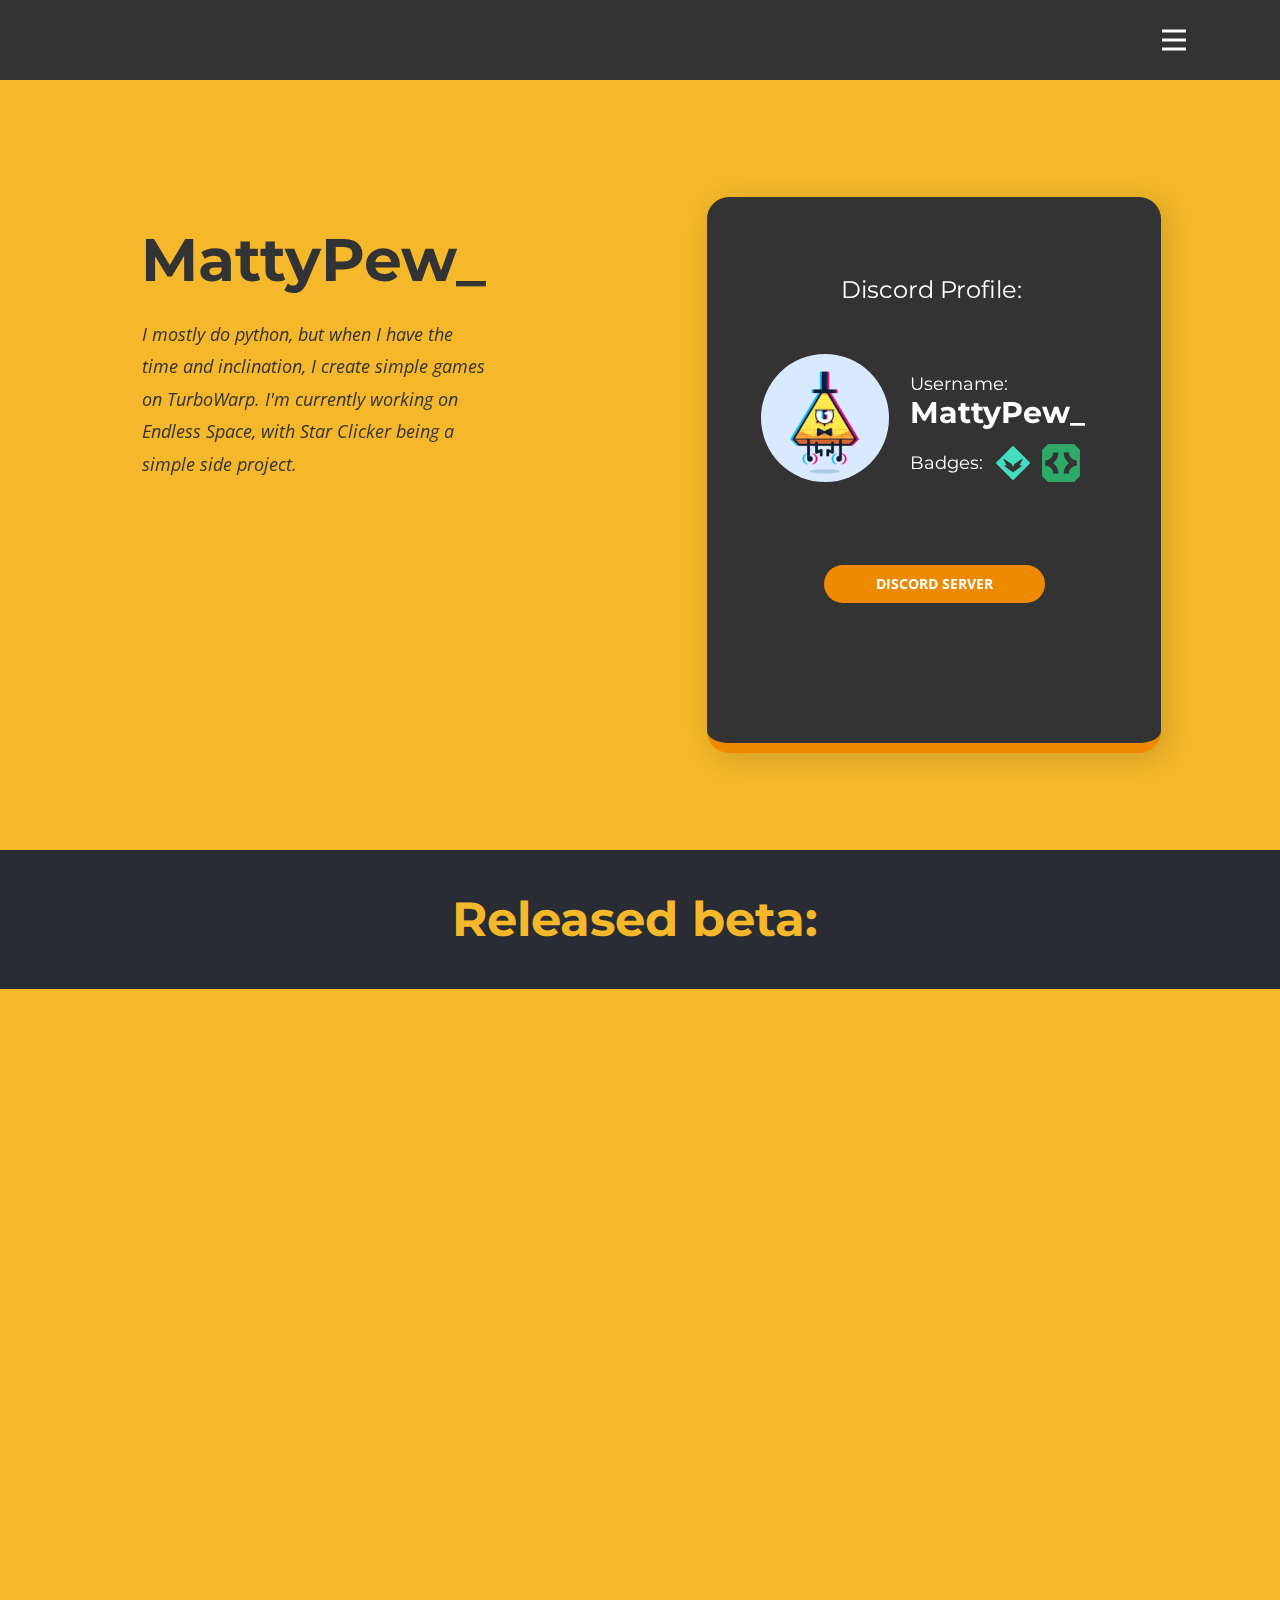
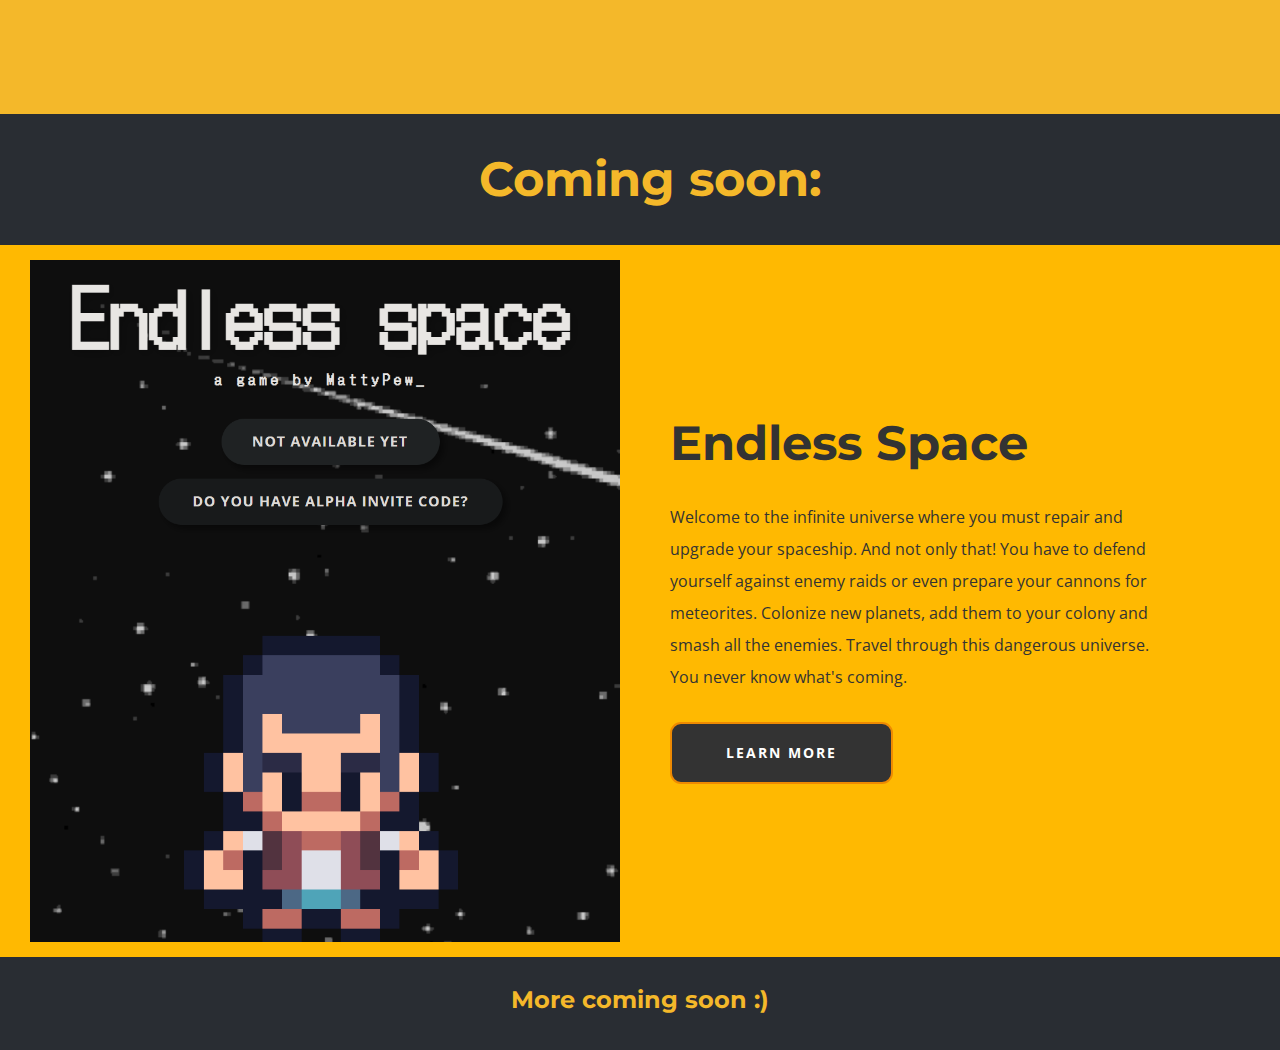
<file: index.html>
<!DOCTYPE html>
<html style="font-size: 16px;" lang="en"><head>
    <meta name="viewport" content="width=device-width, initial-scale=1.0">
    <meta charset="utf-8">
    <meta name="keywords" content="​Vibrant Patterns, ​What I Do., ​Construction and renovation projects, Modern Furniture, Contact Us">
    <meta name="description" content="">
    <title>Home</title>
    <link rel="stylesheet" href="nicepage.css" media="screen">
<link rel="stylesheet" href="Home.css" media="screen">
    <script class="u-script" type="text/javascript" src="jquery.js" defer=""></script>
    <script class="u-script" type="text/javascript" src="nicepage.js" defer=""></script>
    <meta name="generator" content="Nicepage 5.5.0, nicepage.com">
    <link id="u-theme-google-font" rel="stylesheet" href="https://fonts.googleapis.com/css?family=Montserrat:100,100i,200,200i,300,300i,400,400i,500,500i,600,600i,700,700i,800,800i,900,900i|Open+Sans:300,300i,400,400i,500,500i,600,600i,700,700i,800,800i">
    <link id="u-page-google-font" rel="stylesheet" href="https://fonts.googleapis.com/css?family=Montserrat:100,100i,200,200i,300,300i,400,400i,500,500i,600,600i,700,700i,800,800i,900,900i">
    
    
    
    
    
    
    
    <script type="application/ld+json">{
		"@context": "http://schema.org",
		"@type": "Organization",
		"name": ""
}</script>
    <meta name="theme-color" content="#3447d6">
    <meta property="og:title" content="Home">
    <meta property="og:type" content="website">
  <meta data-intl-tel-input-cdn-path="intlTelInput/"></head>
  <body data-home-page="Home.html" data-home-page-title="Home" class="u-body u-xl-mode" data-lang="en"><header class="u-clearfix u-grey-80 u-header u-header" id="sec-c5c9"><div class="u-clearfix u-sheet u-valign-middle u-sheet-1">
        <nav class="u-menu u-menu-hamburger u-offcanvas u-menu-1" data-responsive-from="XL">
          <div class="menu-collapse" style="font-size: 1rem; letter-spacing: 0px; font-weight: 700;">
            <a class="u-button-style u-custom-border u-custom-border-color u-custom-borders u-custom-left-right-menu-spacing u-custom-padding-bottom u-custom-text-color u-custom-top-bottom-menu-spacing u-nav-link u-text-active-palette-1-base u-text-hover-palette-2-base" href="#">
              <svg class="u-svg-link" viewBox="0 0 24 24"><use xmlns:xlink="http://www.w3.org/1999/xlink" xlink:href="#menu-hamburger"></use></svg>
              <svg class="u-svg-content" version="1.1" id="menu-hamburger" viewBox="0 0 16 16" x="0px" y="0px" xmlns:xlink="http://www.w3.org/1999/xlink" xmlns="http://www.w3.org/2000/svg"><g><rect y="1" width="16" height="2"></rect><rect y="7" width="16" height="2"></rect><rect y="13" width="16" height="2"></rect>
</g></svg>
            </a>
          </div>
          <div class="u-nav-container">
            <ul class="u-nav u-spacing-20 u-unstyled u-nav-1"><li class="u-nav-item"><a class="u-button-style u-nav-link u-text-active-palette-1-base u-text-grey-90 u-text-hover-palette-2-base" href="Home.html" style="padding: 10px;">Home</a>
</li></ul>
          </div>
          <div class="u-nav-container-collapse">
            <div class="u-black u-container-style u-inner-container-layout u-opacity u-opacity-95 u-sidenav">
              <div class="u-inner-container-layout u-sidenav-overflow">
                <div class="u-menu-close"></div>
                <ul class="u-align-center u-nav u-popupmenu-items u-unstyled u-nav-2"><li class="u-nav-item"><a class="u-button-style u-nav-link" href="Home.html">Home</a>
</li></ul>
              </div>
            </div>
            <div class="u-black u-menu-overlay u-opacity u-opacity-70"></div>
          </div>
        </nav>
      </div></header>
    <section class="u-align-center-lg u-align-center-xl u-align-left-md u-align-left-sm u-align-left-xs u-clearfix u-palette-4-base u-section-1" id="carousel_309d">
      <div class="u-clearfix u-sheet u-sheet-1">
        <div class="u-layout-grid u-list u-list-1">
          <div class="u-repeater u-repeater-1">
            <div class="u-align-left u-border-10 u-border-no-left u-border-no-right u-border-no-top u-border-palette-3-base u-container-style u-grey-80 u-list-item u-radius-22 u-repeater-item u-shape-round u-list-item-1" data-animation-name="customAnimationIn" data-animation-duration="1500" data-animation-delay="250">
              <div class="u-container-layout u-similar-container u-container-layout-1">
                <h6 class="u-text u-text-1">Discord Profile:</h6>
                <img class="u-image u-image-circle u-preserve-proportions u-image-1" src="images/83271e3a28e336cfa091692b2831b70a.png" alt="" data-image-width="128" data-image-height="128">
                <h6 class="u-text u-text-default u-text-2">Username:</h6>
                <h4 class="u-text u-text-3">MattyPew_</h4>
                <img class="u-image u-image-contain u-image-default u-preserve-proportions u-image-2" src="images/8.png" alt="" data-image-width="128" data-image-height="128">
                <img class="u-image u-image-default u-preserve-proportions u-image-3" src="images/22.png" alt="" data-image-width="128" data-image-height="128">
                <h6 class="u-text u-text-default u-text-4">Badges:</h6>
                <a href="https://discord.com/invite/jqPFu5WyAJ" class="u-btn u-btn-round u-button-style u-hover-palette-4-base u-palette-3-base u-radius-50 u-btn-1" target="_blank">Discord server</a>
              </div>
            </div>
          </div>
        </div>
        <h3 class="u-custom-font u-font-montserrat u-text u-text-default u-text-grey-80 u-text-5" data-animation-name="customAnimationIn" data-animation-duration="1000" data-animation-delay="500">MattyPew_</h3>
        <div class="u-list u-list-2">
          <div class="u-repeater u-repeater-2">
            <div class="u-align-left u-container-style u-list-item u-repeater-item u-list-item-2" data-animation-name="customAnimationIn" data-animation-duration="1500" data-animation-delay="250">
              <div class="u-container-layout u-similar-container u-container-layout-2">
                <p class="u-text u-text-grey-80 u-text-6">I mostly do python, but when I have the time and inclination, I create simple games on TurboWarp. I'm currently working on Endless Space, with Star Clicker being a simple side project.</p>
              </div>
            </div>
          </div>
        </div>
      </div>
    </section>
    <section class="u-clearfix u-palette-5-dark-3 u-section-2" id="carousel_8bd4">
      <div class="u-clearfix u-sheet u-valign-middle u-sheet-1">
        <h2 class="u-text u-text-palette-4-base u-text-1">Released beta:</h2>
      </div>
    </section>
    <section class="u-align-center-lg u-align-center-md u-align-center-sm u-align-center-xs u-clearfix u-palette-4-base u-section-3" id="carousel_1009">
      <div class="u-clearfix u-sheet u-sheet-1">
        <div class="u-opacity u-opacity-45 u-palette-3-base u-shape u-shape-rectangle u-shape-1" data-animation-name="customAnimationIn" data-animation-duration="1500" data-animation-delay="250"></div>
        <img class="u-image u-image-1" src="images/image.png" data-image-width="777" data-image-height="1366" data-animation-name="customAnimationIn" data-animation-duration="1500" data-animation-delay="250">
        <div class="u-opacity u-opacity-80 u-shape u-shape-svg u-text-grey-80 u-shape-2" data-animation-name="customAnimationIn" data-animation-duration="1500" data-animation-delay="750">
          <svg class="u-svg-link" preserveAspectRatio="none" viewBox="0 0 160 160" style=""><use xmlns:xlink="http://www.w3.org/1999/xlink" xlink:href="#svg-db78"></use></svg>
          <svg xmlns="http://www.w3.org/2000/svg" xmlns:xlink="http://www.w3.org/1999/xlink" version="1.1" xml:space="preserve" class="u-svg-content" viewBox="0 0 160 160" x="0px" y="0px" id="svg-db78"><path d="M114.3,152.3l38-38C144.4,130.9,130.9,144.4,114.3,152.3z M117.1,9.1l-108,108c0.8,1.6,1.7,3.2,2.7,4.8l110-110
	C120.3,10.9,118.7,10,117.1,9.1z M97.5,2L2,97.5c0.4,2,1,4,1.5,5.9l99.9-99.9C101.5,2.9,99.5,2.4,97.5,2z M80,160c2,0,4-0.1,5.9-0.2
	l73.9-73.9c0.1-2,0.2-3.9,0.2-5.9c0-0.6,0-1.2,0-1.9L78.1,160C78.8,160,79.4,160,80,160z M34.9,146.1c1.5,1,3,2,4.6,2.9L149,39.5
	c-0.9-1.6-1.9-3.1-2.9-4.6L34.9,146.1z M132.7,19.8L19.8,132.7c1.2,1.3,2.3,2.6,3.6,3.9L136.6,23.4C135.3,22.2,134,21,132.7,19.8z
	 M59.6,157.4l97.8-97.8c-0.5-1.9-1.1-3.8-1.7-5.7L53.9,155.6C55.8,156.3,57.7,156.9,59.6,157.4z M7.6,45.9L45.9,7.6
	C29.1,15.5,15.5,29.1,7.6,45.9z M80,0c-2.6,0-5.1,0.1-7.6,0.4l-72,72C0.1,74.9,0,77.4,0,80c0,0.1,0,0.2,0,0.2L80.2,0
	C80.2,0,80.1,0,80,0z"></path></svg>
        </div>
        <div class="u-grey-80 u-preserve-proportions u-shape u-shape-circle u-shape-3" data-animation-name="customAnimationIn" data-animation-duration="1500" data-animation-delay="500"></div>
        <div class="u-container-style u-grey-80 u-group u-shape-rectangle u-group-1" data-animation-name="customAnimationIn" data-animation-duration="1500" data-animation-delay="250">
          <div class="u-container-layout u-valign-middle u-container-layout-1">
            <h2 class="u-text u-text-1">Star<br>Clicker
            </h2>
            <p class="u-text u-text-2">A simple PC/phone style coockie clicker game.<br>Actually that's about all you can say about this game :).<br>Coming soon to Android.
            </p>
            <a href="https://netysgamescz.github.io/StarClicker/" class="u-active-palette-4-base u-border-none u-btn u-btn-round u-button-style u-hover-palette-4-base u-palette-3-base u-radius-11 u-text-active-white u-text-hover-white u-btn-1" target="_blank">TRY IT HERE</a>
          </div>
        </div>
      </div>
    </section>
    <section class="u-align-center u-clearfix u-palette-5-dark-3 u-section-4" id="carousel_5e76">
      <div class="u-clearfix u-sheet u-valign-middle u-sheet-1">
        <h2 class="u-text u-text-palette-4-base u-text-1">Coming soon:</h2>
      </div>
    </section>
    <section class="u-align-center u-clearfix u-image u-section-5" id="carousel_c3c3" data-image-width="1980" data-image-height="1114">
      <div class="u-clearfix u-sheet u-valign-middle u-sheet-1">
        <div class="u-clearfix u-gutter-0 u-layout-wrap u-layout-wrap-1">
          <div class="u-layout" style="">
            <div class="u-layout-row" style="">
              <div class="u-align-left u-container-style u-image u-layout-cell u-left-cell u-size-27-lg u-size-30-xl u-size-60-md u-size-60-sm u-size-60-xs u-size-xs-60 u-image-1" src="" data-image-width="995" data-image-height="1223">
                <div class="u-container-layout u-container-layout-1" src=""></div>
              </div>
              <div class="u-align-left u-container-style u-layout-cell u-right-cell u-shape-rectangle u-size-30-xl u-size-33-lg u-size-60-md u-size-60-sm u-size-60-xs u-size-xs-60 u-layout-cell-2">
                <div class="u-container-layout u-valign-middle u-container-layout-2">
                  <h2 class="u-font-titillium-Web u-text u-text-grey-80 u-text-1">Endless Space </h2>
                  <p class="u-text u-text-grey-80 u-text-2">Welcome to the infinite universe where you must repair and upgrade your spaceship. And not only that! You have to defend yourself against enemy raids or even prepare your cannons for meteorites. Colonize new planets, add them to your colony and smash all the enemies. Travel through this dangerous universe. You never know what's coming.</p>
                  <a href="https://endless-space.tk/" class="u-active-grey-80 u-border-2 u-border-active-palette-3-base u-border-hover-palette-3-base u-border-palette-3-base u-btn u-btn-round u-button-style u-grey-80 u-hover-grey-80 u-radius-11 u-text-active-palette-4-base u-text-hover-palette-4-base u-btn-1" target="_blank">learn more</a>
                </div>
              </div>
            </div>
          </div>
        </div>
      </div>
    </section>
    <section class="u-align-center u-clearfix u-palette-5-dark-3 u-section-6" id="carousel_07dd">
      <div class="u-clearfix u-sheet u-sheet-1">
        <h2 class="u-text u-text-palette-4-base u-text-1">More coming soon :)</h2>
      </div>
    </section>
</body></html>
</file>
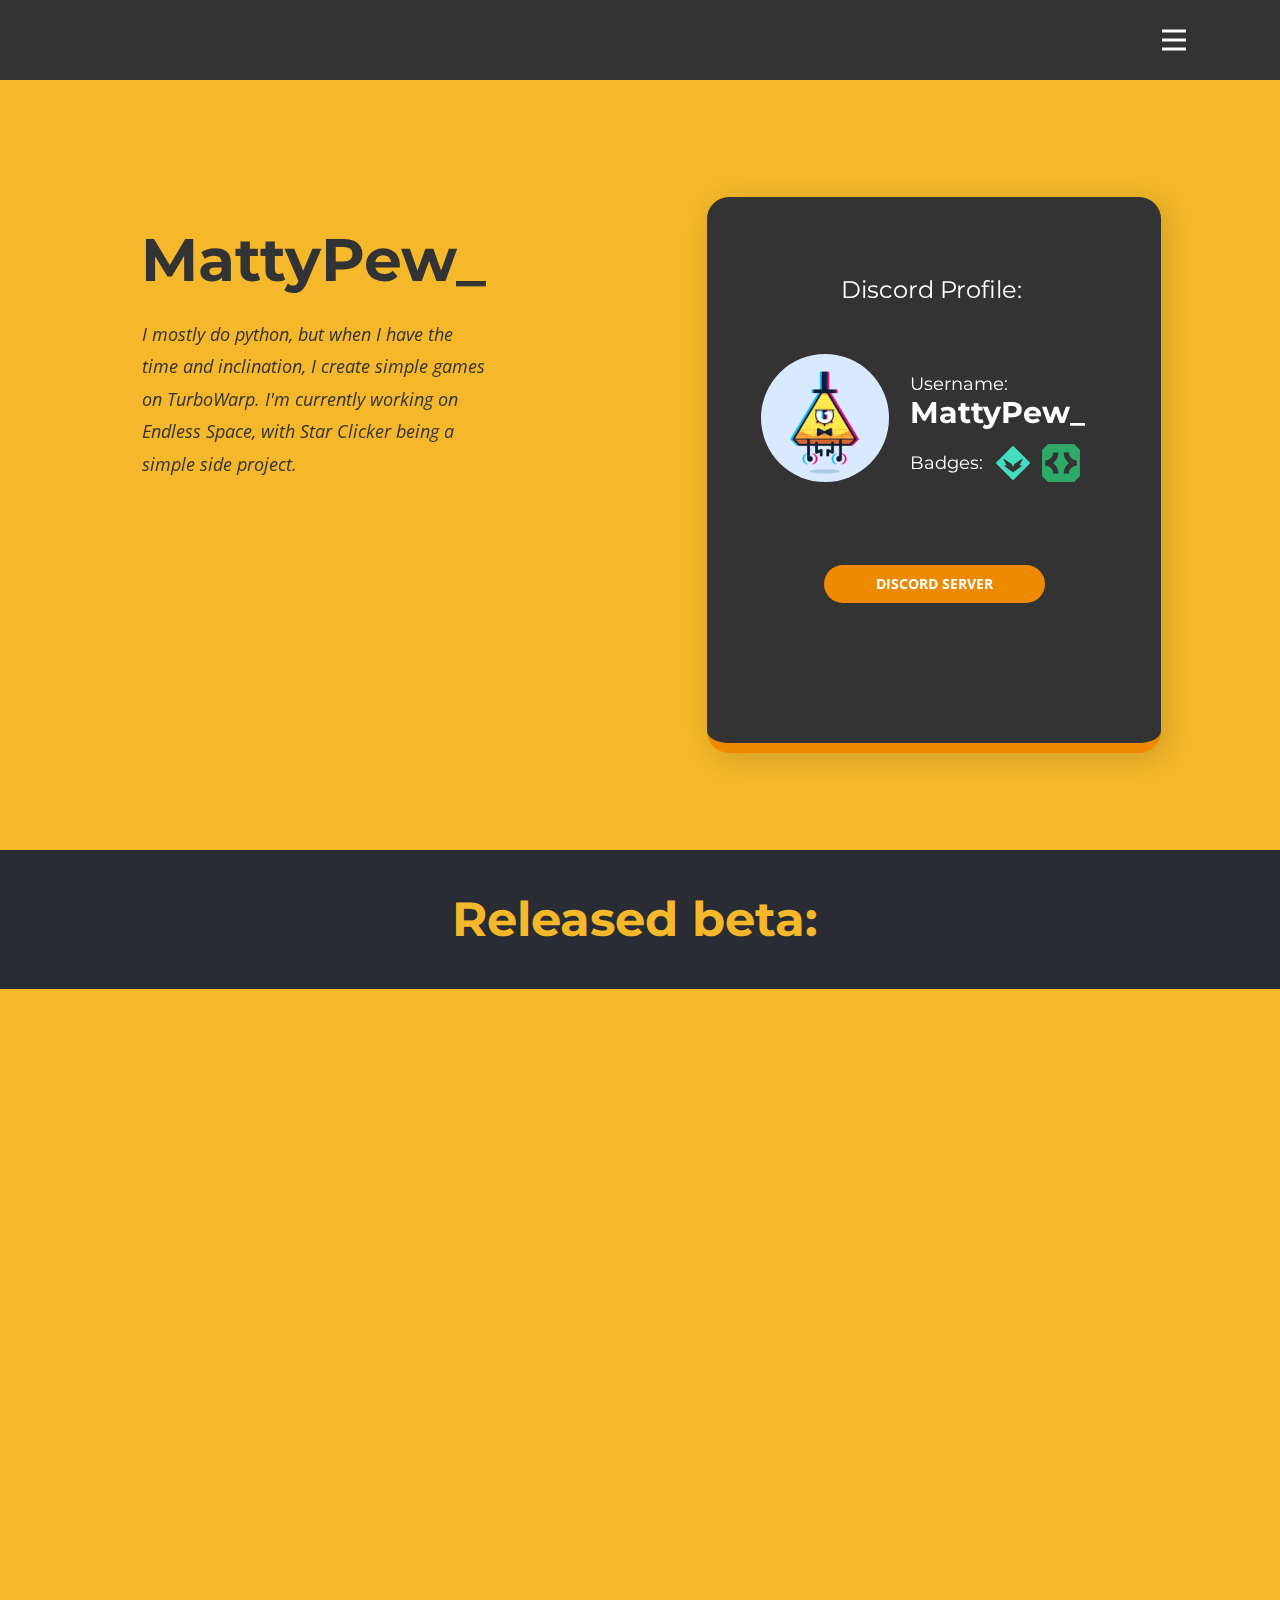
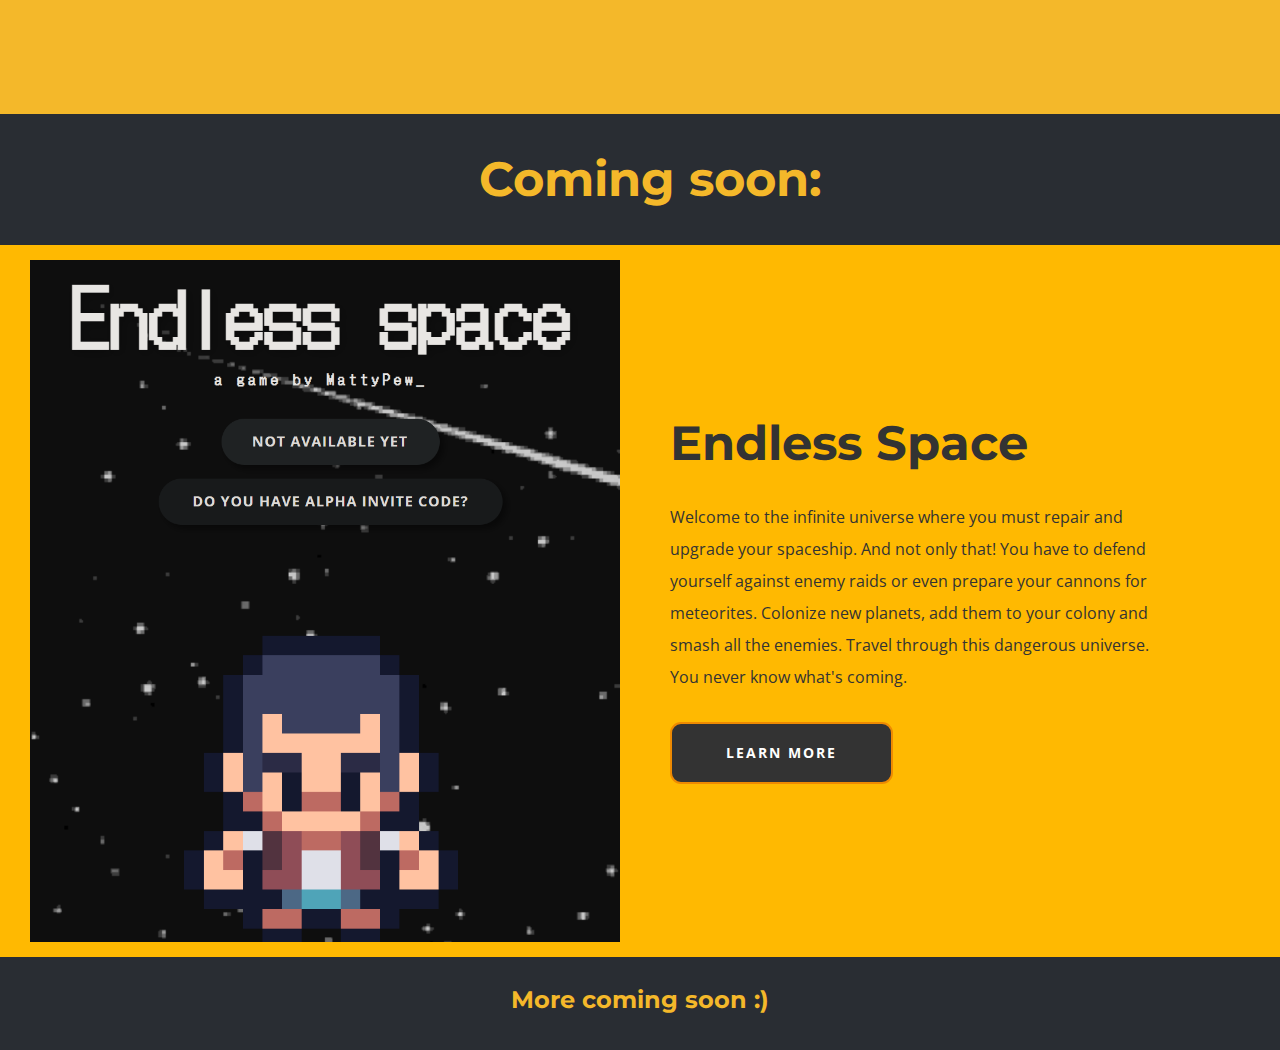
<file: Home.html>
<!DOCTYPE html>
<html style="font-size: 16px;" lang="en"><head>
    <meta name="viewport" content="width=device-width, initial-scale=1.0">
    <meta charset="utf-8">
    <meta name="keywords" content="​Vibrant Patterns, ​What I Do., ​Construction and renovation projects, Modern Furniture, Contact Us">
    <meta name="description" content="">
    <title>Home</title>
    <link rel="stylesheet" href="nicepage.css" media="screen">
<link rel="stylesheet" href="Home.css" media="screen">
    <script class="u-script" type="text/javascript" src="jquery.js" defer=""></script>
    <script class="u-script" type="text/javascript" src="nicepage.js" defer=""></script>
    <meta name="generator" content="Nicepage 5.5.0, nicepage.com">
    <link id="u-theme-google-font" rel="stylesheet" href="https://fonts.googleapis.com/css?family=Montserrat:100,100i,200,200i,300,300i,400,400i,500,500i,600,600i,700,700i,800,800i,900,900i|Open+Sans:300,300i,400,400i,500,500i,600,600i,700,700i,800,800i">
    <link id="u-page-google-font" rel="stylesheet" href="https://fonts.googleapis.com/css?family=Montserrat:100,100i,200,200i,300,300i,400,400i,500,500i,600,600i,700,700i,800,800i,900,900i">
    
    
    
    
    
    
    
    <script type="application/ld+json">{
		"@context": "http://schema.org",
		"@type": "Organization",
		"name": ""
}</script>
    <meta name="theme-color" content="#3447d6">
    <meta property="og:title" content="Home">
    <meta property="og:type" content="website">
  <meta data-intl-tel-input-cdn-path="intlTelInput/"></head>
  <body class="u-body u-xl-mode" data-lang="en"><header class="u-clearfix u-grey-80 u-header u-header" id="sec-c5c9"><div class="u-clearfix u-sheet u-valign-middle u-sheet-1">
        <nav class="u-menu u-menu-hamburger u-offcanvas u-menu-1" data-responsive-from="XL">
          <div class="menu-collapse" style="font-size: 1rem; letter-spacing: 0px; font-weight: 700;">
            <a class="u-button-style u-custom-border u-custom-border-color u-custom-borders u-custom-left-right-menu-spacing u-custom-padding-bottom u-custom-text-color u-custom-top-bottom-menu-spacing u-nav-link u-text-active-palette-1-base u-text-hover-palette-2-base" href="#">
              <svg class="u-svg-link" viewBox="0 0 24 24"><use xmlns:xlink="http://www.w3.org/1999/xlink" xlink:href="#menu-hamburger"></use></svg>
              <svg class="u-svg-content" version="1.1" id="menu-hamburger" viewBox="0 0 16 16" x="0px" y="0px" xmlns:xlink="http://www.w3.org/1999/xlink" xmlns="http://www.w3.org/2000/svg"><g><rect y="1" width="16" height="2"></rect><rect y="7" width="16" height="2"></rect><rect y="13" width="16" height="2"></rect>
</g></svg>
            </a>
          </div>
          <div class="u-nav-container">
            <ul class="u-nav u-spacing-20 u-unstyled u-nav-1"><li class="u-nav-item"><a class="u-button-style u-nav-link u-text-active-palette-1-base u-text-grey-90 u-text-hover-palette-2-base" href="Home.html" style="padding: 10px;">Home</a>
</li></ul>
          </div>
          <div class="u-nav-container-collapse">
            <div class="u-black u-container-style u-inner-container-layout u-opacity u-opacity-95 u-sidenav">
              <div class="u-inner-container-layout u-sidenav-overflow">
                <div class="u-menu-close"></div>
                <ul class="u-align-center u-nav u-popupmenu-items u-unstyled u-nav-2"><li class="u-nav-item"><a class="u-button-style u-nav-link" href="Home.html">Home</a>
</li></ul>
              </div>
            </div>
            <div class="u-black u-menu-overlay u-opacity u-opacity-70"></div>
          </div>
        </nav>
      </div></header>
    <section class="u-align-center-lg u-align-center-xl u-align-left-md u-align-left-sm u-align-left-xs u-clearfix u-palette-4-base u-section-1" id="carousel_309d">
      <div class="u-clearfix u-sheet u-sheet-1">
        <div class="u-layout-grid u-list u-list-1">
          <div class="u-repeater u-repeater-1">
            <div class="u-align-left u-border-10 u-border-no-left u-border-no-right u-border-no-top u-border-palette-3-base u-container-style u-grey-80 u-list-item u-radius-22 u-repeater-item u-shape-round u-list-item-1" data-animation-name="customAnimationIn" data-animation-duration="1500" data-animation-delay="250">
              <div class="u-container-layout u-similar-container u-container-layout-1">
                <h6 class="u-text u-text-1">Discord Profile:</h6>
                <img class="u-image u-image-circle u-preserve-proportions u-image-1" src="images/83271e3a28e336cfa091692b2831b70a.png" alt="" data-image-width="128" data-image-height="128">
                <h6 class="u-text u-text-default u-text-2">Username:</h6>
                <h4 class="u-text u-text-3">MattyPew_</h4>
                <img class="u-image u-image-contain u-image-default u-preserve-proportions u-image-2" src="images/8.png" alt="" data-image-width="128" data-image-height="128">
                <img class="u-image u-image-default u-preserve-proportions u-image-3" src="images/22.png" alt="" data-image-width="128" data-image-height="128">
                <h6 class="u-text u-text-default u-text-4">Badges:</h6>
                <a href="https://discord.com/invite/jqPFu5WyAJ" class="u-btn u-btn-round u-button-style u-hover-palette-4-base u-palette-3-base u-radius-50 u-btn-1" target="_blank">Discord server</a>
              </div>
            </div>
          </div>
        </div>
        <h3 class="u-custom-font u-font-montserrat u-text u-text-default u-text-grey-80 u-text-5" data-animation-name="customAnimationIn" data-animation-duration="1000" data-animation-delay="500">MattyPew_</h3>
        <div class="u-list u-list-2">
          <div class="u-repeater u-repeater-2">
            <div class="u-align-left u-container-style u-list-item u-repeater-item u-list-item-2" data-animation-name="customAnimationIn" data-animation-duration="1500" data-animation-delay="250">
              <div class="u-container-layout u-similar-container u-container-layout-2">
                <p class="u-text u-text-grey-80 u-text-6">I mostly do python, but when I have the time and inclination, I create simple games on TurboWarp. I'm currently working on Endless Space, with Star Clicker being a simple side project.</p>
              </div>
            </div>
          </div>
        </div>
      </div>
    </section>
    <section class="u-clearfix u-palette-5-dark-3 u-section-2" id="carousel_8bd4">
      <div class="u-clearfix u-sheet u-valign-middle u-sheet-1">
        <h2 class="u-text u-text-palette-4-base u-text-1">Released beta:</h2>
      </div>
    </section>
    <section class="u-align-center-lg u-align-center-md u-align-center-sm u-align-center-xs u-clearfix u-palette-4-base u-section-3" id="carousel_1009">
      <div class="u-clearfix u-sheet u-sheet-1">
        <div class="u-opacity u-opacity-45 u-palette-3-base u-shape u-shape-rectangle u-shape-1" data-animation-name="customAnimationIn" data-animation-duration="1500" data-animation-delay="250"></div>
        <img class="u-image u-image-1" src="images/image.png" data-image-width="777" data-image-height="1366" data-animation-name="customAnimationIn" data-animation-duration="1500" data-animation-delay="250">
        <div class="u-opacity u-opacity-80 u-shape u-shape-svg u-text-grey-80 u-shape-2" data-animation-name="customAnimationIn" data-animation-duration="1500" data-animation-delay="750">
          <svg class="u-svg-link" preserveAspectRatio="none" viewBox="0 0 160 160" style=""><use xmlns:xlink="http://www.w3.org/1999/xlink" xlink:href="#svg-db78"></use></svg>
          <svg xmlns="http://www.w3.org/2000/svg" xmlns:xlink="http://www.w3.org/1999/xlink" version="1.1" xml:space="preserve" class="u-svg-content" viewBox="0 0 160 160" x="0px" y="0px" id="svg-db78"><path d="M114.3,152.3l38-38C144.4,130.9,130.9,144.4,114.3,152.3z M117.1,9.1l-108,108c0.8,1.6,1.7,3.2,2.7,4.8l110-110
	C120.3,10.9,118.7,10,117.1,9.1z M97.5,2L2,97.5c0.4,2,1,4,1.5,5.9l99.9-99.9C101.5,2.9,99.5,2.4,97.5,2z M80,160c2,0,4-0.1,5.9-0.2
	l73.9-73.9c0.1-2,0.2-3.9,0.2-5.9c0-0.6,0-1.2,0-1.9L78.1,160C78.8,160,79.4,160,80,160z M34.9,146.1c1.5,1,3,2,4.6,2.9L149,39.5
	c-0.9-1.6-1.9-3.1-2.9-4.6L34.9,146.1z M132.7,19.8L19.8,132.7c1.2,1.3,2.3,2.6,3.6,3.9L136.6,23.4C135.3,22.2,134,21,132.7,19.8z
	 M59.6,157.4l97.8-97.8c-0.5-1.9-1.1-3.8-1.7-5.7L53.9,155.6C55.8,156.3,57.7,156.9,59.6,157.4z M7.6,45.9L45.9,7.6
	C29.1,15.5,15.5,29.1,7.6,45.9z M80,0c-2.6,0-5.1,0.1-7.6,0.4l-72,72C0.1,74.9,0,77.4,0,80c0,0.1,0,0.2,0,0.2L80.2,0
	C80.2,0,80.1,0,80,0z"></path></svg>
        </div>
        <div class="u-grey-80 u-preserve-proportions u-shape u-shape-circle u-shape-3" data-animation-name="customAnimationIn" data-animation-duration="1500" data-animation-delay="500"></div>
        <div class="u-container-style u-grey-80 u-group u-shape-rectangle u-group-1" data-animation-name="customAnimationIn" data-animation-duration="1500" data-animation-delay="250">
          <div class="u-container-layout u-valign-middle u-container-layout-1">
            <h2 class="u-text u-text-1">Star<br>Clicker
            </h2>
            <p class="u-text u-text-2">A simple PC/phone style coockie clicker game.<br>Actually that's about all you can say about this game :).<br>Coming soon to Android.
            </p>
            <a href="https://netysgamescz.github.io/StarClicker/" class="u-active-palette-4-base u-border-none u-btn u-btn-round u-button-style u-hover-palette-4-base u-palette-3-base u-radius-11 u-text-active-white u-text-hover-white u-btn-1" target="_blank">TRY IT HERE</a>
          </div>
        </div>
      </div>
    </section>
    <section class="u-align-center u-clearfix u-palette-5-dark-3 u-section-4" id="carousel_5e76">
      <div class="u-clearfix u-sheet u-valign-middle u-sheet-1">
        <h2 class="u-text u-text-palette-4-base u-text-1">Coming soon:</h2>
      </div>
    </section>
    <section class="u-align-center u-clearfix u-image u-section-5" id="carousel_c3c3" data-image-width="1980" data-image-height="1114">
      <div class="u-clearfix u-sheet u-valign-middle u-sheet-1">
        <div class="u-clearfix u-gutter-0 u-layout-wrap u-layout-wrap-1">
          <div class="u-layout" style="">
            <div class="u-layout-row" style="">
              <div class="u-align-left u-container-style u-image u-layout-cell u-left-cell u-size-27-lg u-size-30-xl u-size-60-md u-size-60-sm u-size-60-xs u-size-xs-60 u-image-1" src="" data-image-width="995" data-image-height="1223">
                <div class="u-container-layout u-container-layout-1" src=""></div>
              </div>
              <div class="u-align-left u-container-style u-layout-cell u-right-cell u-shape-rectangle u-size-30-xl u-size-33-lg u-size-60-md u-size-60-sm u-size-60-xs u-size-xs-60 u-layout-cell-2">
                <div class="u-container-layout u-valign-middle u-container-layout-2">
                  <h2 class="u-font-titillium-Web u-text u-text-grey-80 u-text-1">Endless Space </h2>
                  <p class="u-text u-text-grey-80 u-text-2">Welcome to the infinite universe where you must repair and upgrade your spaceship. And not only that! You have to defend yourself against enemy raids or even prepare your cannons for meteorites. Colonize new planets, add them to your colony and smash all the enemies. Travel through this dangerous universe. You never know what's coming.</p>
                  <a href="https://endless-space.tk/" class="u-active-grey-80 u-border-2 u-border-active-palette-3-base u-border-hover-palette-3-base u-border-palette-3-base u-btn u-btn-round u-button-style u-grey-80 u-hover-grey-80 u-radius-11 u-text-active-palette-4-base u-text-hover-palette-4-base u-btn-1" target="_blank">learn more</a>
                </div>
              </div>
            </div>
          </div>
        </div>
      </div>
    </section>
    <section class="u-align-center u-clearfix u-palette-5-dark-3 u-section-6" id="carousel_07dd">
      <div class="u-clearfix u-sheet u-sheet-1">
        <h2 class="u-text u-text-palette-4-base u-text-1">More coming soon :)</h2>
      </div>
    </section>
</body></html>
</file>
<file: Home.css>
.u-section-1 {
  background-image: none;
}

.u-section-1 .u-sheet-1 {
  min-height: 770px;
}

.u-section-1 .u-list-1 {
  width: 454px;
  margin: 117px 49px 0 auto;
}

.u-section-1 .u-repeater-1 {
  grid-template-columns: 100%;
  min-height: 556px;
  grid-gap: 0px 0px;
}

.u-section-1 .u-list-item-1 {
  background-image: none;
  --animation-custom_in-translate_x: 0px;
  --animation-custom_in-translate_y: 300px;
  --animation-custom_in-opacity: 0;
  --animation-custom_in-rotate: 0deg;
  --animation-custom_in-scale: 1;
  box-shadow: 5px 5px 29px 0 rgba(0,0,0,0.15);
}

.u-section-1 .u-container-layout-1 {
  padding: 0;
}

.u-section-1 .u-text-1 {
  font-size: 1.5rem;
  width: 187px;
  margin: 79px auto 0;
}

.u-section-1 .u-image-1 {
  width: 128px;
  height: 128px;
  margin: 49px auto 0 54px;
}

.u-section-1 .u-text-2 {
  margin: -108px auto 0 203px;
}

.u-section-1 .u-text-3 {
  font-size: 1.875rem;
  font-weight: 700;
  margin: 0 54px 0 203px;
}

.u-section-1 .u-image-2 {
  width: 38px;
  height: 38px;
  margin: 13px auto 0 287px;
}

.u-section-1 .u-image-3 {
  width: 38px;
  height: 38px;
  margin: -38px auto 0 335px;
}

.u-section-1 .u-text-4 {
  margin: -29px auto 0 203px;
}

.u-section-1 .u-btn-1 {
  text-transform: uppercase;
  font-size: 0.875rem;
  font-weight: 700;
  margin: 90px auto 0;
  padding: 8px 52px;
}

.u-section-1 .u-text-5 {
  font-weight: 700;
  font-size: 3.75rem;
  --animation-custom_in-translate_x: -200px;
  --animation-custom_in-translate_y: 0px;
  --animation-custom_in-opacity: 0;
  --animation-custom_in-rotate: 0deg;
  --animation-custom_in-scale: 1;
  margin: -529px auto 0 71px;
}

.u-section-1 .u-list-2 {
  width: 356px;
  margin: -23px auto 60px 62px;
}

.u-section-1 .u-repeater-2 {
  grid-template-columns: 100%;
  min-height: 380px;
  grid-gap: 0px 0px;
}

.u-section-1 .u-list-item-2 {
  --animation-custom_in-translate_x: 0px;
  --animation-custom_in-translate_y: 300px;
  --animation-custom_in-opacity: 0;
  --animation-custom_in-rotate: 0deg;
  --animation-custom_in-scale: 1;
}

.u-section-1 .u-container-layout-2 {
  padding: 0 0 30px;
}

.u-section-1 .u-text-6 {
  font-size: 1.125rem;
  line-height: 1.8;
  font-style: italic;
  margin: 45px 0 0 10px;
}

@media (max-width: 1199px) {
  .u-section-1 .u-text-3 {
    margin-right: 53px;
  }

  .u-section-1 .u-text-4 {
    margin-top: -30px;
  }

  .u-section-1 .u-btn-1 {
    padding-right: 27px;
    padding-left: 26px;
  }
}

@media (max-width: 575px) {
  .u-section-1 .u-list-1 {
    width: 340px;
    margin-right: 0;
  }

  .u-section-1 .u-text-2 {
    margin-left: 152px;
  }

  .u-section-1 .u-text-3 {
    margin-right: 0;
    margin-left: 152px;
  }

  .u-section-1 .u-image-3 {
    margin-left: 302px;
  }

  .u-section-1 .u-text-4 {
    margin-left: 152px;
  }

  .u-section-1 .u-text-5 {
    font-size: 3rem;
  }

  .u-section-1 .u-list-2 {
    width: 340px;
    margin-left: 0;
  }

  .u-section-1 .u-text-6 {
    margin-left: 0;
    margin-right: -10px;
  }
} .u-section-2 {
  background-image: none;
}

.u-section-2 .u-sheet-1 {
  min-height: 138px;
}

.u-section-2 .u-text-1 {
  width: 377px;
  margin: 43px auto;
}

@media (max-width: 575px) {
  .u-section-2 .u-text-1 {
    width: 340px;
  }
} .u-section-3 {
  background-image: none;
}

.u-section-3 .u-sheet-1 {
  min-height: 50vw;
}

.u-section-3 .u-shape-1 {
  width: 662px;
  height: 334px;
  background-image: none;
  --animation-custom_in-scale: 1;
  --animation-custom_in-translate_x: 0px;
  --animation-custom_in-translate_y: 300px;
  margin: 74px auto 0 458px;
}

.u-section-3 .u-image-1 {
  height: 703px;
  width: 400px;
  --animation-custom_in-translate_x: -300px;
  --animation-custom_in-translate_y: 0px;
  --animation-custom_in-opacity: 0;
  --animation-custom_in-rotate: 0deg;
  --animation-custom_in-scale: 1;
  margin: -337px auto 0 74px;
}

.u-section-3 .u-shape-2 {
  width: 237px;
  height: 237px;
  --animation-custom_in-translate_x: 0px;
  --animation-custom_in-translate_y: 0px;
  --animation-custom_in-opacity: 0;
  --animation-custom_in-rotate: 0deg;
  --animation-custom_in-scale: 0.3;
  margin: -177px auto 0 0;
}

.u-section-3 .u-shape-3 {
  width: 228px;
  height: 228px;
  background-image: none;
  --animation-custom_in-translate_x: 0px;
  --animation-custom_in-translate_y: 0px;
  --animation-custom_in-opacity: 0;
  --animation-custom_in-rotate: 0deg;
  --animation-custom_in-scale: 0.3;
  margin: -810px auto 0 912px;
}

.u-section-3 .u-group-1 {
  width: 462px;
  min-height: 549px;
  --animation-custom_in-translate_x: 0px;
  --animation-custom_in-translate_y: 300px;
  box-shadow: 5px 5px 20px 0 rgba(0,0,0,0.2);
  height: auto;
  margin: -136px auto 60px 590px;
}

.u-section-3 .u-container-layout-1 {
  padding: 30px 40px 30px 35px;
}

.u-section-3 .u-text-1 {
  margin: 0;
}

.u-section-3 .u-text-2 {
  font-size: 1.25rem;
  font-weight: 400;
  margin: 20px 0 0;
}

.u-section-3 .u-btn-1 {
  background-image: none;
  border-style: none;
  letter-spacing: 2px;
  text-transform: uppercase;
  font-size: 0.875rem;
  font-weight: 700;
  margin: 20px auto 0 0;
  padding: 18px 54px;
}

@media (max-width: 1199px) {
  .u-section-3 .u-sheet-1 {
    min-height: 870px;
  }

  .u-section-3 .u-shape-1 {
    width: 630px;
    height: 318px;
    margin-left: 278px;
  }

  .u-section-3 .u-image-1 {
    height: 635px;
    width: 496px;
  }

  .u-section-3 .u-shape-2 {
    width: 200px;
    height: 200px;
  }

  .u-section-3 .u-shape-3 {
    margin-left: 712px;
  }

  .u-section-3 .u-group-1 {
    margin-left: 478px;
    height: auto;
  }
}

@media (max-width: 991px) {
  .u-section-3 .u-sheet-1 {
    min-height: 1465px;
  }

  .u-section-3 .u-shape-1 {
    width: 497px;
    height: 272px;
    margin-right: 14px;
    margin-left: 58px;
  }

  .u-section-3 .u-image-1 {
    height: 631px;
    width: 544px;
    margin-left: auto;
  }

  .u-section-3 .u-shape-3 {
    margin-right: 20px;
    margin-left: 492px;
  }

  .u-section-3 .u-group-1 {
    width: 524px;
    min-height: 474px;
    margin-left: 88px;
  }

  .u-section-3 .u-container-layout-1 {
    padding-right: 30px;
    padding-left: 30px;
  }

  .u-section-3 .u-text-1 {
    width: auto;
  }
}

@media (max-width: 767px) {
  .u-section-3 .u-sheet-1 {
    min-height: 1360px;
  }

  .u-section-3 .u-shape-1 {
    width: 324px;
    height: 177px;
    margin-right: auto;
    margin-left: 0;
  }

  .u-section-3 .u-image-1 {
    height: 545px;
    width: 422px;
    margin-right: 47px;
  }

  .u-section-3 .u-shape-2 {
    width: 169px;
    height: 169px;
  }

  .u-section-3 .u-shape-3 {
    margin-right: auto;
    margin-left: 312px;
  }

  .u-section-3 .u-group-1 {
    width: 453px;
    margin-left: 0;
  }
}

@media (max-width: 575px) {
  .u-section-3 .u-sheet-1 {
    min-height: 1206px;
  }

  .u-section-3 .u-shape-1 {
    width: 170px;
    height: 129px;
    margin-left: 21px;
  }

  .u-section-3 .u-image-1 {
    height: 349px;
    width: 255px;
    margin-right: auto;
  }

  .u-section-3 .u-shape-2 {
    width: 124px;
    height: 127px;
    margin-top: -72px;
    margin-left: 21px;
  }

  .u-section-3 .u-shape-3 {
    width: 133px;
    height: 133px;
    margin-left: 133px;
  }

  .u-section-3 .u-group-1 {
    min-height: 581px;
    width: 298px;
    margin-left: auto;
  }

  .u-section-3 .u-container-layout-1 {
    padding-left: 20px;
    padding-right: 20px;
  }
} .u-section-4 {
  background-image: none;
}

.u-section-4 .u-sheet-1 {
  min-height: 131px;
}

.u-section-4 .u-text-1 {
  margin: 39px 296px 39px 317px;
}

@media (max-width: 1199px) {
  .u-section-4 .u-text-1 {
    width: 527px;
    margin-left: 217px;
    margin-right: 196px;
  }
}

@media (max-width: 991px) {
  .u-section-4 .u-text-1 {
    margin-left: 107px;
    margin-right: 86px;
  }
}

@media (max-width: 767px) {
  .u-section-4 .u-text-1 {
    margin-left: 13px;
    margin-right: 0;
  }
}

@media (max-width: 575px) {
  .u-section-4 .u-text-1 {
    width: 340px;
    margin-left: 0;
  }
} .u-section-5 {
  background-image: url("images/ghgh.jpg");
  background-position: 50% 50%;
}

.u-section-5 .u-sheet-1 {
  min-height: 711px;
}

.u-section-5 .u-layout-wrap-1 {
  pointer-events: auto;
  width: 1180px;
  margin: 15px auto 15px -40px;
}

.u-section-5 .u-image-1 {
  min-height: 682px;
  pointer-events: auto;
  background-image: url("images/image1.png");
  background-position: 50% 50%;
}

.u-section-5 .u-container-layout-1 {
  padding: 30px 60px;
}

.u-section-5 .u-layout-cell-2 {
  min-height: 682px;
  pointer-events: auto;
}

.u-section-5 .u-container-layout-2 {
  padding: 30px 50px;
}

.u-section-5 .u-text-1 {
  font-size: 3rem;
  margin: 0;
}

.u-section-5 .u-text-2 {
  line-height: 2;
  margin: 31px 0 0;
}

.u-section-5 .u-btn-1 {
  background-image: none;
  letter-spacing: 2px;
  text-transform: uppercase;
  font-size: 0.875rem;
  font-weight: 700;
  border-style: solid;
  margin: 29px auto 0 0;
  padding: 18px 54px;
}

@media (max-width: 1199px) {
   .u-section-5 {
    min-height: 505px;
  }

  .u-section-5 .u-sheet-1 {
    min-height: 586px;
  }

  .u-section-5 .u-layout-wrap-1 {
    width: 940px;
    margin-left: 0;
  }

  .u-section-5 .u-image-1 {
    min-height: 551px;
    background-position: 100% 50%;
  }

  .u-section-5 .u-layout-cell-2 {
    min-height: 630px;
  }

  .u-section-5 .u-container-layout-2 {
    padding-left: 30px;
    padding-right: 30px;
  }

  .u-section-5 .u-text-1 {
    font-size: 2.75rem;
  }
}

@media (max-width: 991px) {
   .u-section-5 {
    min-height: 692px;
  }

  .u-section-5 .u-sheet-1 {
    min-height: 449px;
  }

  .u-section-5 .u-layout-wrap-1 {
    width: 720px;
  }

  .u-section-5 .u-image-1 {
    min-height: 599px;
  }

  .u-section-5 .u-container-layout-1 {
    padding-left: 30px;
    padding-right: 30px;
  }

  .u-section-5 .u-layout-cell-2 {
    min-height: 100px;
  }

  .u-section-5 .u-container-layout-2 {
    padding-right: 50px;
    padding-left: 60px;
  }
}

@media (max-width: 767px) {
   .u-section-5 {
    min-height: 588px;
  }

  .u-section-5 .u-sheet-1 {
    min-height: 337px;
  }

  .u-section-5 .u-layout-wrap-1 {
    width: 540px;
  }

  .u-section-5 .u-image-1 {
    min-height: 502px;
  }

  .u-section-5 .u-container-layout-1 {
    padding-left: 10px;
    padding-right: 10px;
  }

  .u-section-5 .u-container-layout-2 {
    padding-left: 50px;
  }
}

@media (max-width: 575px) {
   .u-section-5 {
    min-height: 361px;
  }

  .u-section-5 .u-sheet-1 {
    min-height: 212px;
  }

  .u-section-5 .u-layout-wrap-1 {
    width: 340px;
  }

  .u-section-5 .u-image-1 {
    min-height: 316px;
  }

  .u-section-5 .u-container-layout-2 {
    padding-left: 30px;
    padding-right: 30px;
  }

  .u-section-5 .u-text-1 {
    font-size: 1.875rem;
  }
} .u-section-6 {
  background-image: none;
}

.u-section-6 .u-sheet-1 {
  min-height: 93px;
}

.u-section-6 .u-text-1 {
  width: 590px;
  font-size: 1.5rem;
  margin: 30px auto 37px;
}

@media (max-width: 767px) {
  .u-section-6 .u-text-1 {
    width: 540px;
  }
}

@media (max-width: 575px) {
  .u-section-6 .u-text-1 {
    width: 340px;
  }
}
</file>
